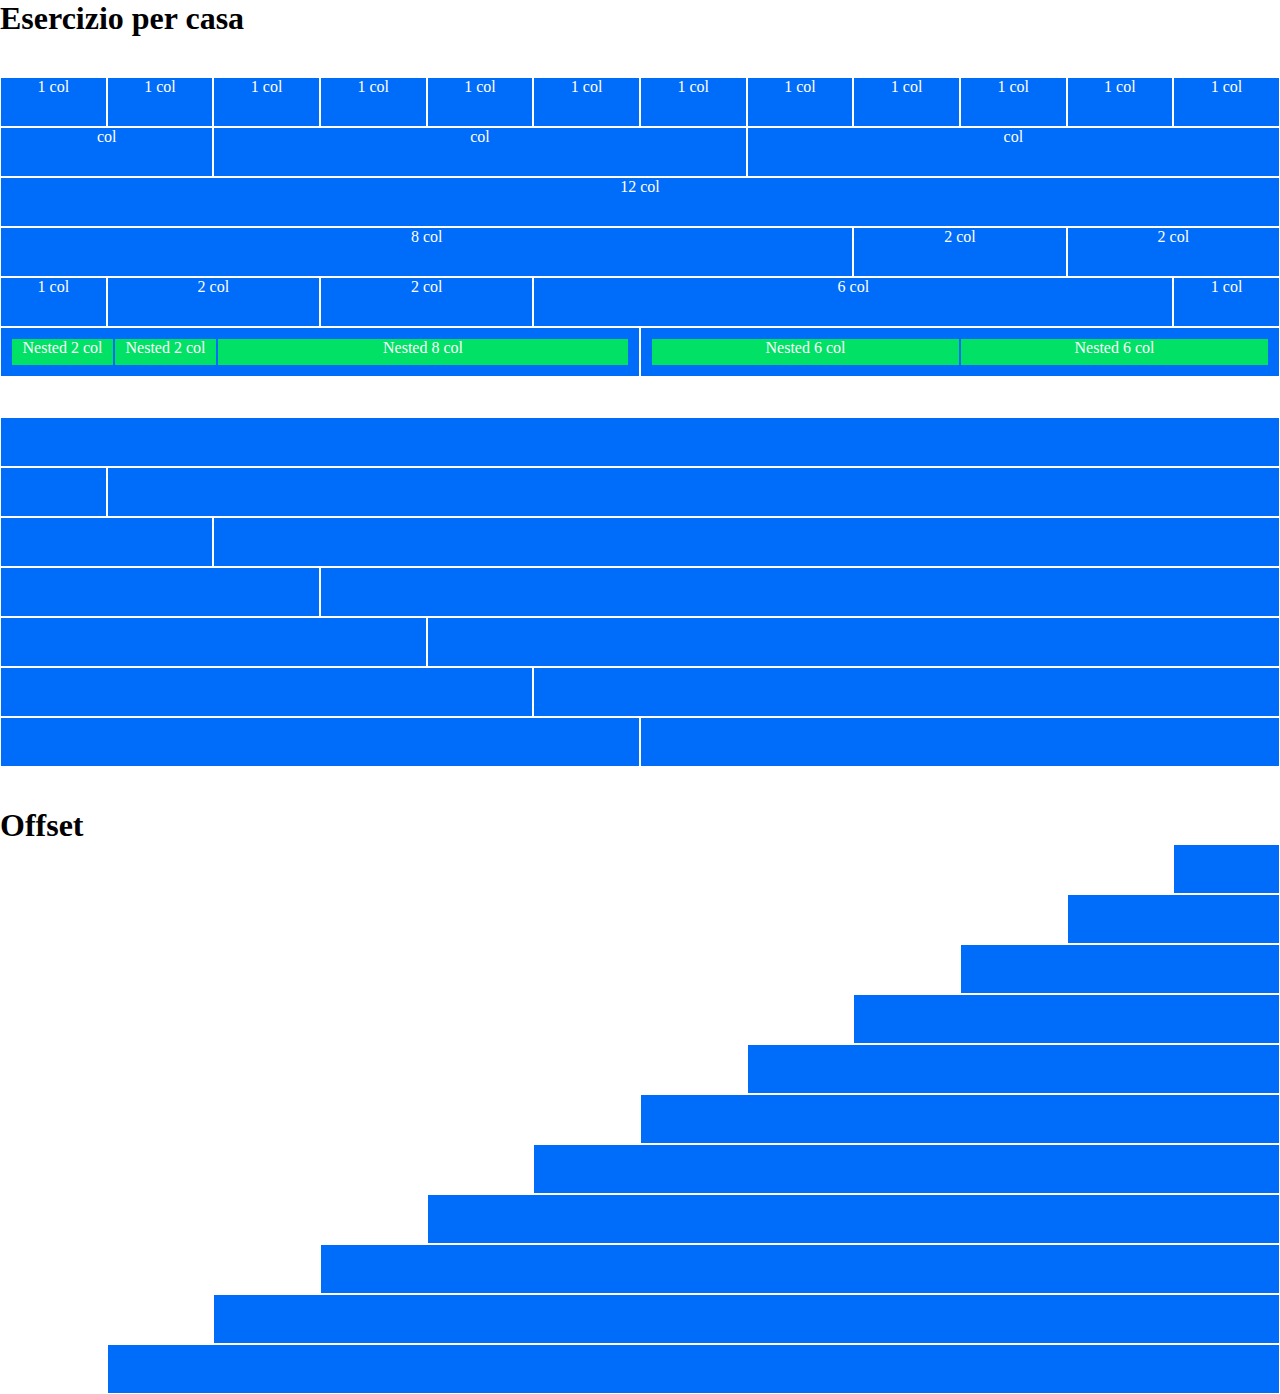
<file: index.html>
<!DOCTYPE html>
<html lang="en">
<head>
    <meta charset="UTF-8">
    <meta http-equiv="X-UA-Compatible" content="IE=edge">
    <meta name="viewport" content="width=device-width, initial-scale=1.0">
    <title>12Bool</title>
    <link rel="stylesheet" href="12bool.css">
    <link rel="stylesheet" href="style.css">
</head>
<body>
    <header>
        <h1 class="m-bottom">
            Esercizio per casa
        </h1>
    </header>
    <main>
        <div class="container">
            <div class="row">
                <div class="col-1 height">
                    1 col
                </div>
                <div class="col-1 height">
                    1 col
                </div>
                <div class="col-1 height">
                    1 col
                </div>
                <div class="col-1 height">
                    1 col
                </div>
                <div class="col-1 height">
                    1 col
                </div>
                <div class="col-1 height">
                    1 col
                </div>
                <div class="col-1 height">
                    1 col
                </div>
                <div class="col-1 height">
                    1 col
                </div>
                <div class="col-1 height">
                    1 col
                </div>
                <div class="col-1 height">
                    1 col
                </div>
                <div class="col-1 height">
                    1 col
                </div>
                <div class="col-1 height">
                    1 col
                </div>
            </div>
            <div class="row">
                <div class="col-2 height">
                    col
                </div>
                <div class="col-5 height">
                    col 
                </div>
                <div class="col-5 height">
                    col
                </div>
            </div>
            <div class="row">
                <div class="col-12  height">
                    12 col 
                </div>
            </div>
            <div class="row">
                <div class="col-8 height">
                    8 col 
                </div>
                <div class="col-2 height">
                    2 col 
                </div>
                <div class="col-2 height">
                    2 col 
                </div>
            </div>
            <div class="row">
                <div class="col-1 height">
                    1 col 
                </div>
                <div class="col-2 height">
                    2 col 
                </div>
                <div class="col-2 height">
                    2 col 
                </div>
                <div class="col-6 height">
                    6 col 
                </div>
                <div class="col-1 height">
                    1 col 
                </div>
            </div>
            <div class="row height m-bottom">
                <div class="col-6 row padding">
                    <div class="col-2 green">
                        Nested 2 col
                    </div>
                    <div class="col-2 green">
                        Nested 2 col
                    </div>
                    <div class="col-8 green">
                        Nested 8 col 
                    </div>
                </div>
                <div class="col-6 row padding">
                    <div class="col-6 green">
                        Nested 6 col
                    </div>
                    <div class="col-6 green">
                        Nested 6 col
                    </div>
                </div>
            </div>
            <div class="row m-bottom">
                <div class="col-12 height"></div>

                <div class="col-1 height"></div>
                <div class="col-11 height"></div>

                <div class="col-2 height"></div>
                <div class="col-10 height"></div>

                <div class="col-3 height"></div>
                <div class="col-9 height"></div>

                <div class="col-4 height"></div>
                <div class="col-8 height"></div>

                <div class="col-5 height"></div>
                <div class="col-7 height"></div>

                <div class="col-6 height"></div>
                <div class="col-6 height"></div>
            </div>
            <h1>
                Offset
            </h1>
            <div class="col-offset-11 height"></div>
            <div class="col-offset-10 height"></div>
            <div class="col-offset-9 height"></div>
            <div class="col-offset-8 height"></div>
            <div class="col-offset-7 height"></div>
            <div class="col-offset-6 height"></div>
            <div class="col-offset-5 height"></div>
            <div class="col-offset-4 height"></div>
            <div class="col-offset-3 height"></div>
            <div class="col-offset-2 height"></div>
            <div class="col-offset-1 height"></div>
        </div>
    </main>
</body>
</html>
</file>
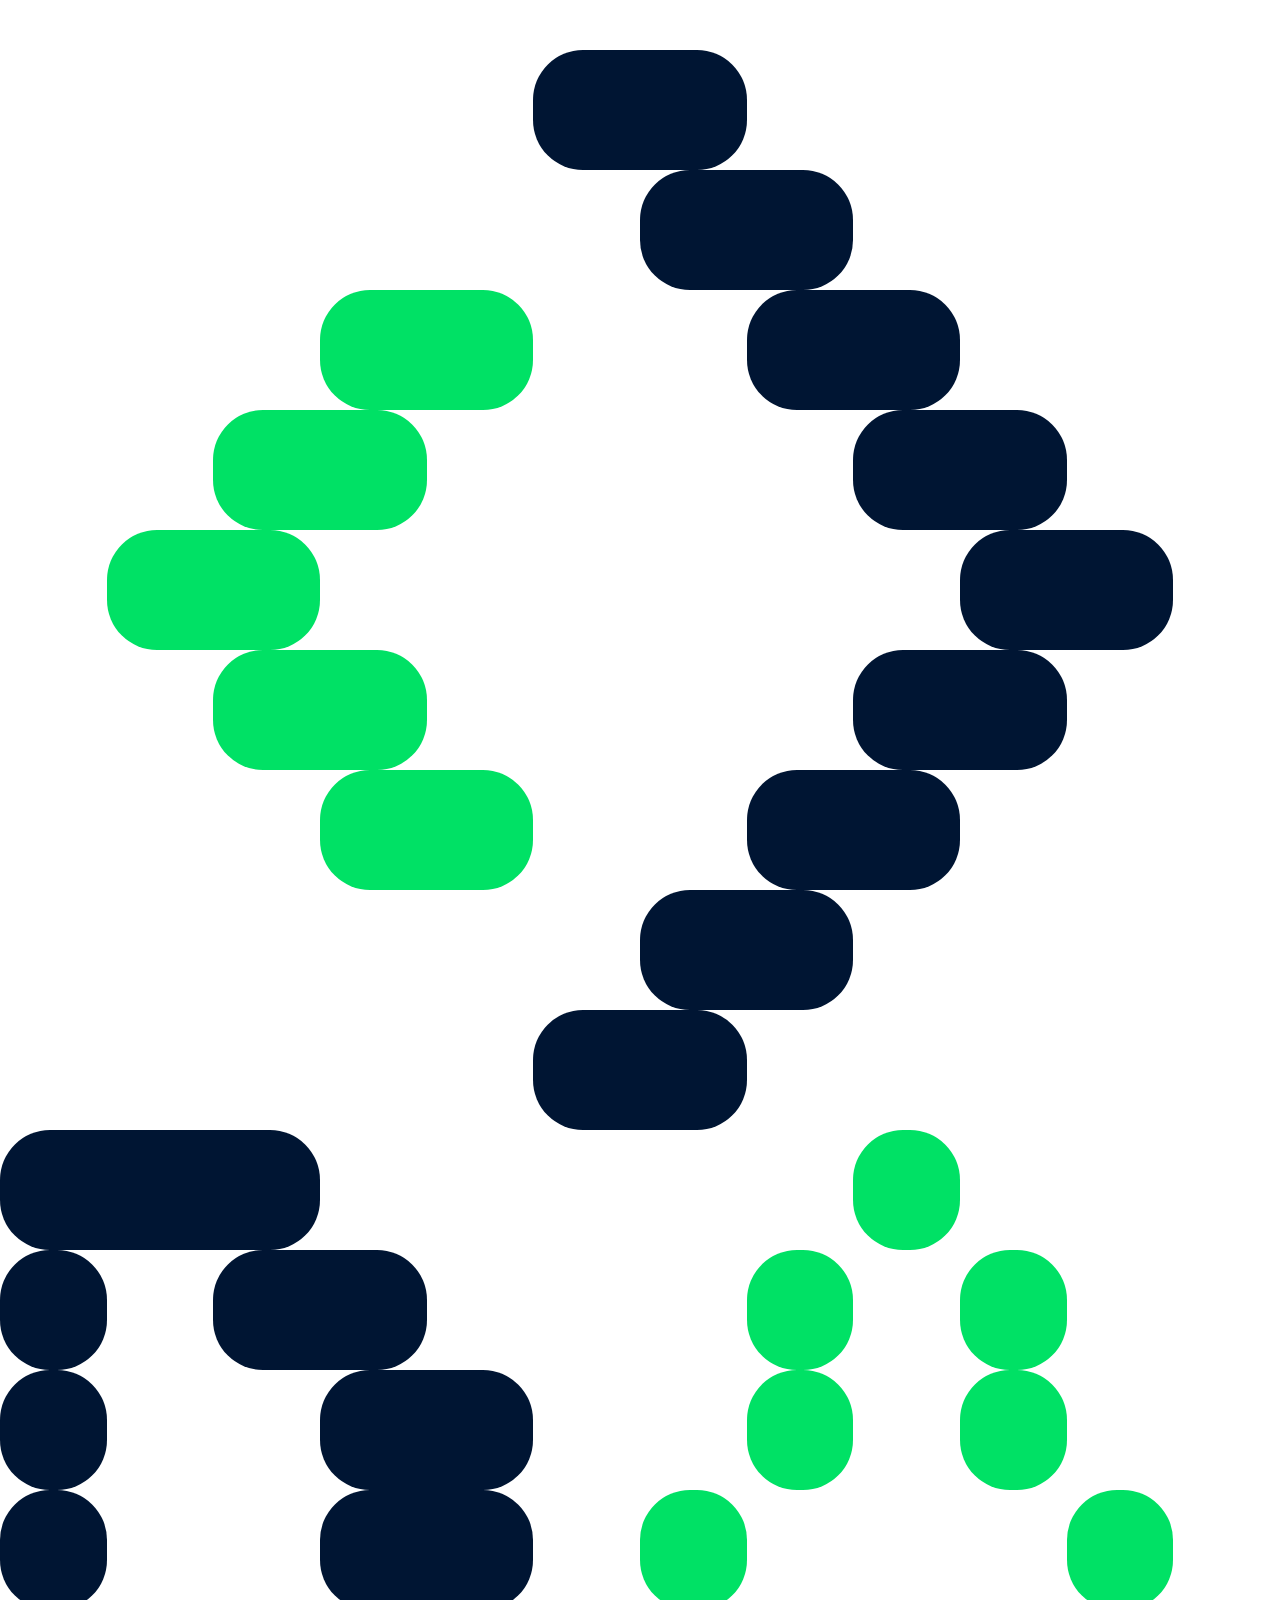
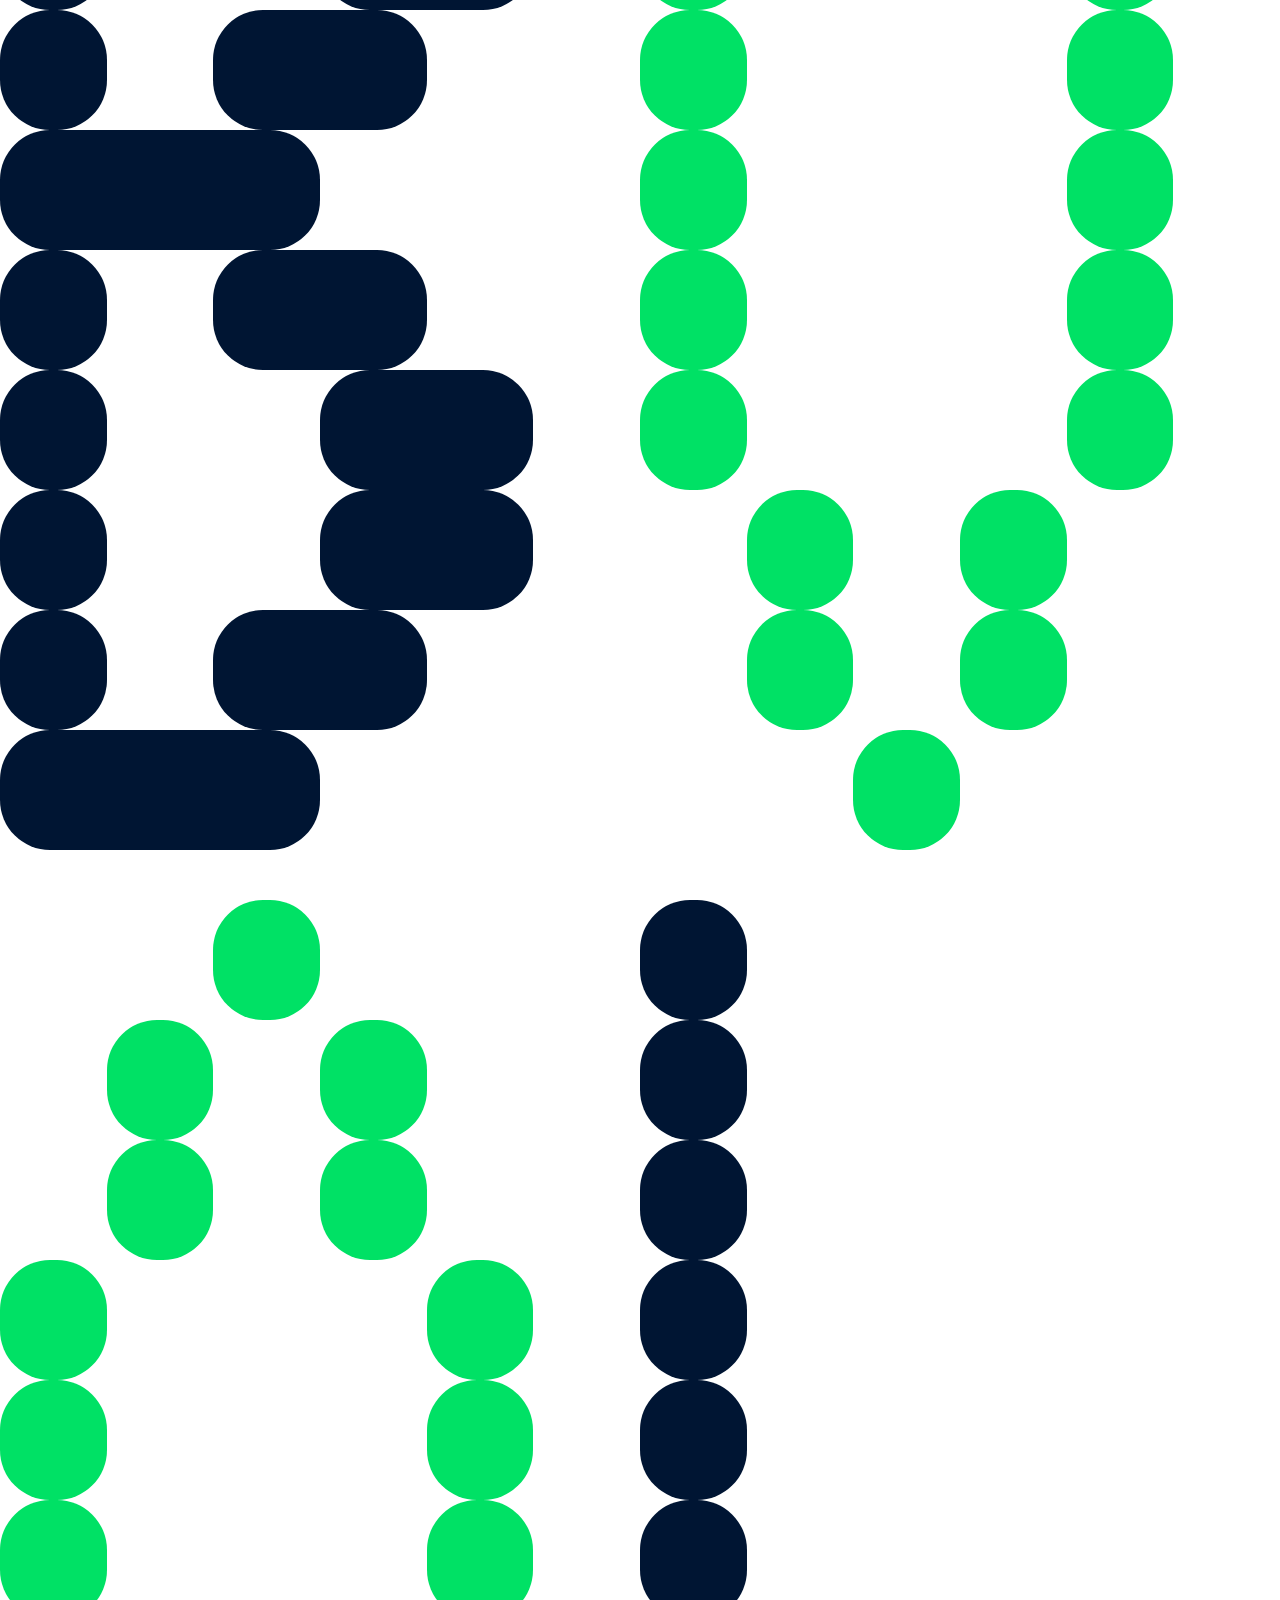
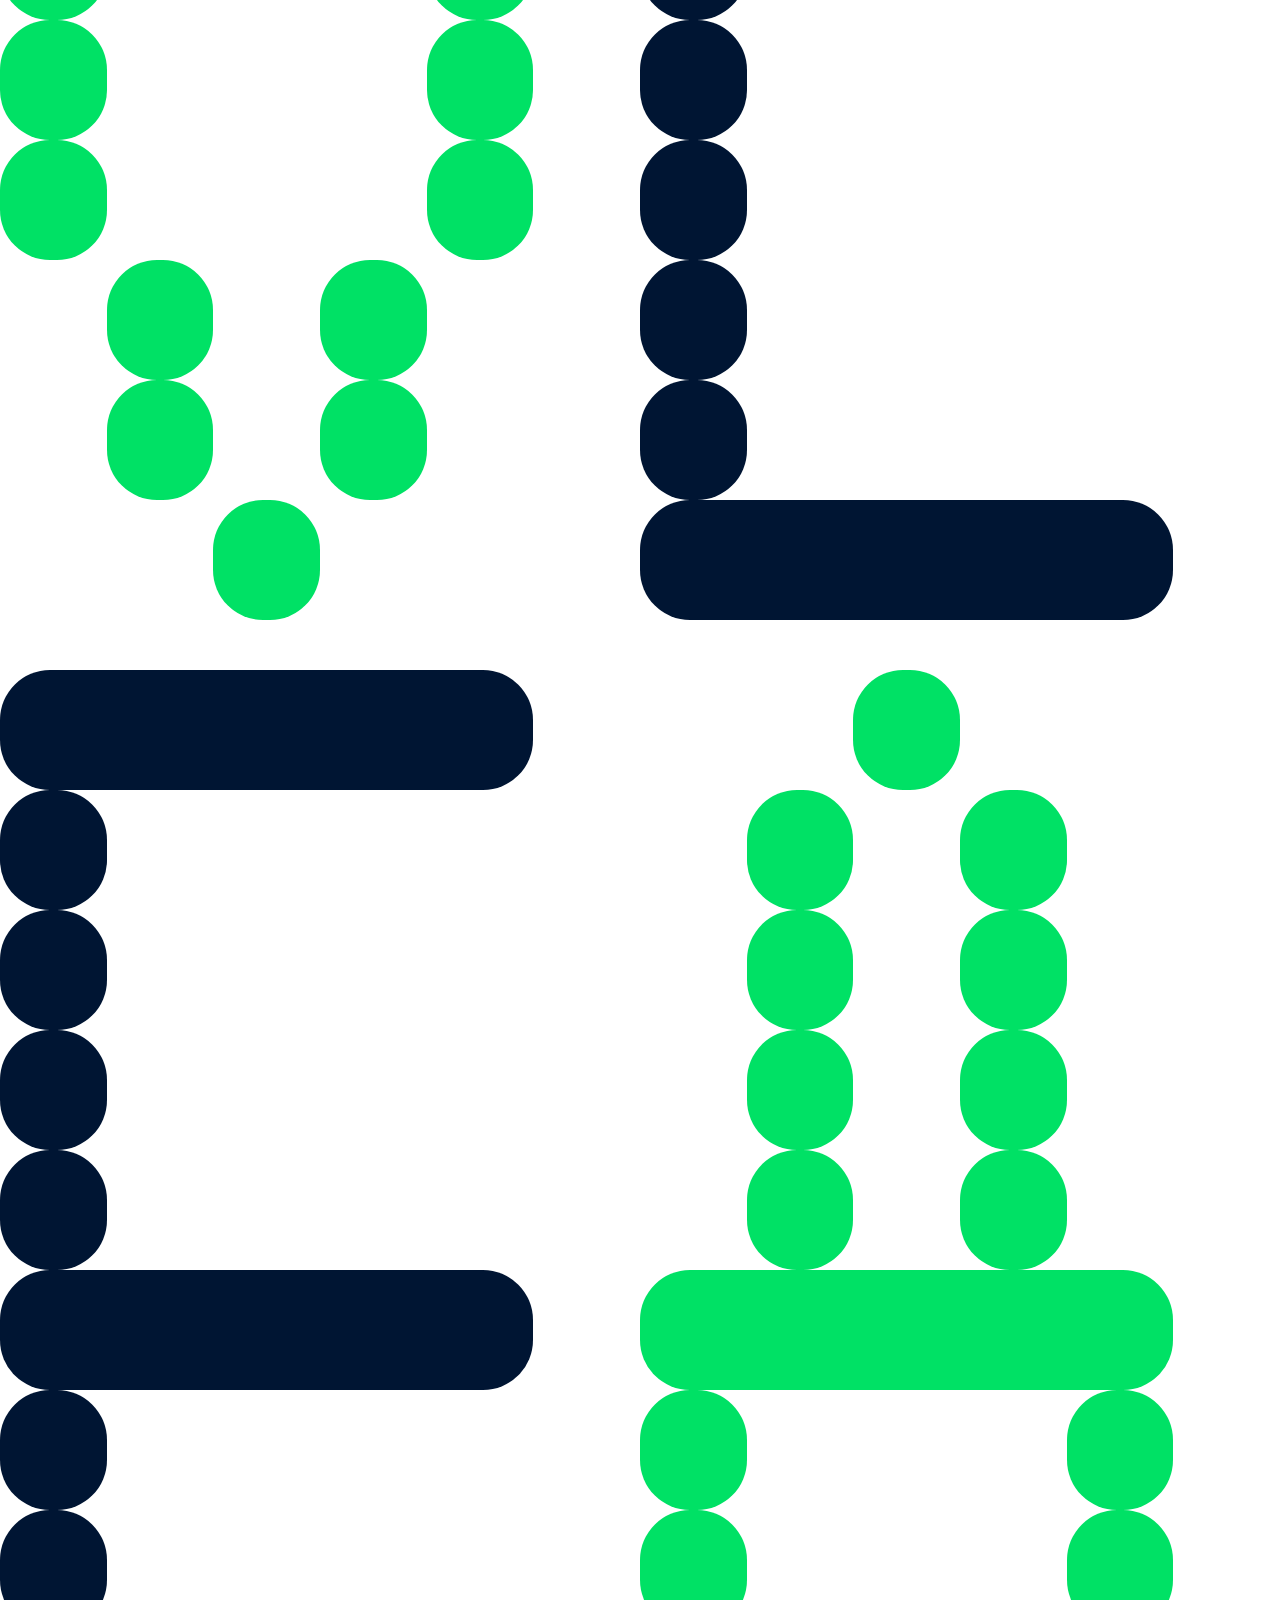
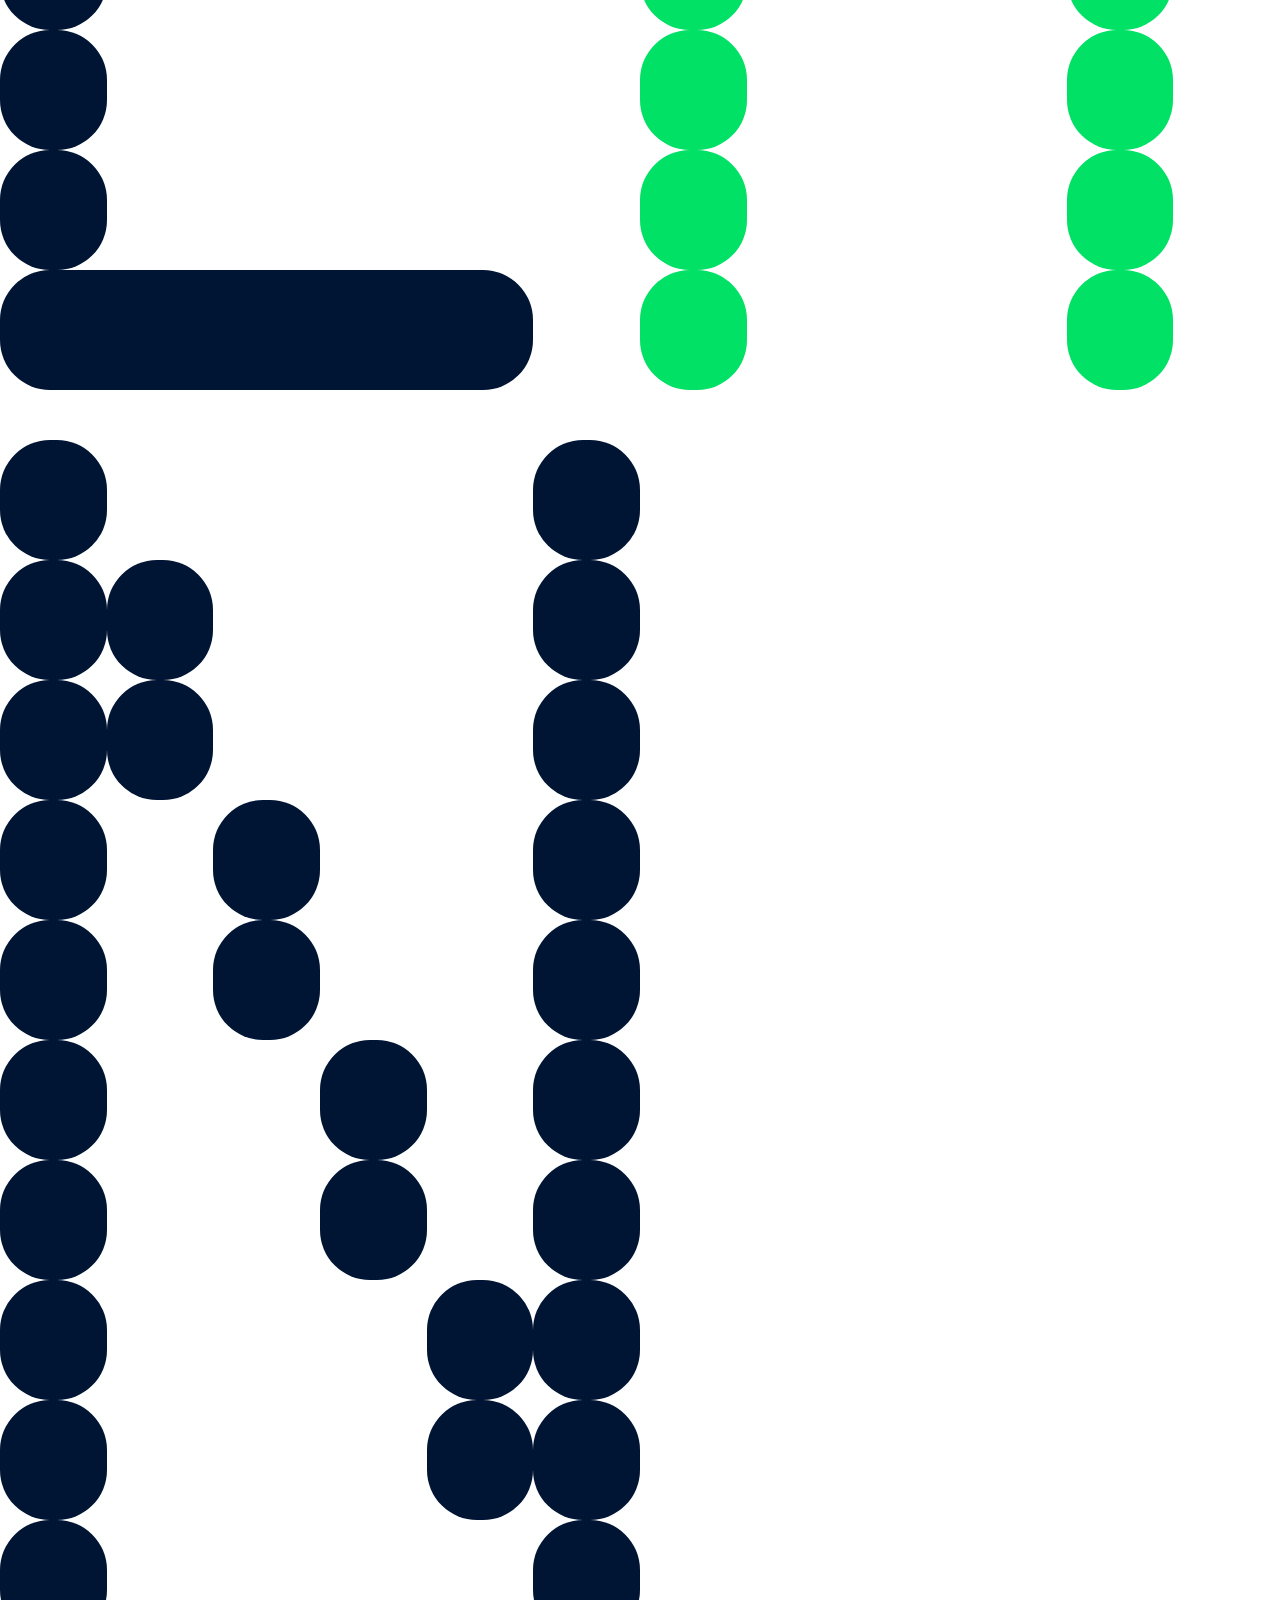
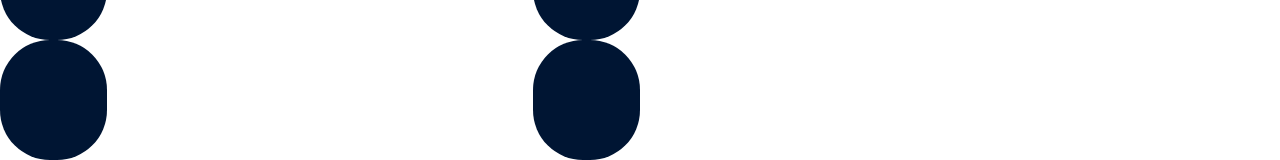
<file: bonus/index.html>
<!DOCTYPE html>
<html lang="en">
<head>
    <meta charset="UTF-8">
    <meta http-equiv="X-UA-Compatible" content="IE=edge">
    <meta name="viewport" content="width=device-width, initial-scale=1.0">
    <title>Bonus</title>
    <link rel="stylesheet" href="12bool.css">
    <link rel="stylesheet" href="style.css">
</head>
<body>
    <div class="container">
        <div class="row m-top">
            <div class="col-2 col-offset-5"></div>
        </div>
        <div class="row">
            <div class="col-2 col-offset-6"></div>
        </div>
        <div class="row">
            <div class="col-2 green col-offset-3"></div>
            <div class="col-2 col-offset-2"></div> 
        </div>
        <div class="row">
            <div class="col-2 green col-offset-2"></div>
            <div class="col-2 col-offset-4"></div> 
        </div>
        <div class="row">
            <div class="col-2 green col-offset-1"></div>
            <div class="col-2 col-offset-6"></div> 
        </div>
        <div class="row">
            <div class="col-2 green col-offset-2"></div>
            <div class="col-2 col-offset-4"></div> 
        </div>
        <div class="row">
            <div class="col-2 green col-offset-3"></div>
            <div class="col-2 col-offset-2"></div> 
        </div>
        <div class="row">
            <div class="col-2 col-offset-6"></div>
        </div>
        <div class="row">
            <div class="col-2 col-offset-5"></div>
        </div>
        <!-- Boolean -->

        <!-- BO -->
        <div class="row">
            <div class="col-3"></div>
            <div class="col-1 col-offset-5 green"></div>
        </div>
        <div class="row">
            <div class="col-1"></div>
            <div class="col-2 col-offset-1"></div>
            <div class="col-1 col-offset-3 green"></div>
            <div class="col-1 col-offset-1 green"></div>
        </div>
        <div class="row">
            <div class="col-1"></div>
            <div class="col-2 col-offset-2"></div>
            <div class="col-1 col-offset-2 green"></div>
            <div class="col-1 col-offset-1 green"></div>
        </div>
        <div class="row">
            <div class="col-1"></div>
            <div class="col-2 col-offset-2"></div>
            <div class="col-1 col-offset-1 green"></div>
            <div class="col-1 col-offset-3 green"></div>
        </div>
        <div class="row">
            <div class="col-1"></div>
            <div class="col-2 col-offset-1"></div>
            <div class="col-1 col-offset-2 green"></div>
            <div class="col-1 col-offset-3 green"></div>
        </div>
        <div class="row">
            <div class="col-3"></div>
            <div class="col-1 col-offset-3 green"></div>
            <div class="col-1 col-offset-3 green"></div>
        </div>
        <div class="row">
            <div class="col-1"></div>
            <div class="col-2 col-offset-1"></div>
            <div class="col-1 col-offset-2 green"></div>
            <div class="col-1 col-offset-3 green"></div>
        </div>
        <div class="row">
            <div class="col-1"></div>
            <div class="col-2 col-offset-2"></div>
            <div class="col-1 col-offset-1 green"></div>
            <div class="col-1 col-offset-3 green"></div>
        </div>
        <div class="row">
            <div class="col-1"></div>
            <div class="col-2 col-offset-2"></div>
            <div class="col-1 col-offset-2 green"></div>
            <div class="col-1 col-offset-1 green"></div>
        </div>
        <div class="row">
            <div class="col-1"></div>
            <div class="col-2 col-offset-1"></div>
            <div class="col-1 col-offset-3 green"></div>
            <div class="col-1 col-offset-1 green"></div>
        </div>
        <div class="row">
            <div class="col-3"></div>
            <div class="col-1 col-offset-5 green"></div>
        </div>
        <!-- OL -->
        <div class="row m-top">
            <div class="col-1 col-offset-2 green"></div>
            <div class="col-1 col-offset-3"></div>
        </div>
        <div class="row">
            <div class="col-1 col-offset-1 green"></div>
            <div class="col-1 col-offset-1 green"></div>
            <div class="col-1 col-offset-2"></div>
        </div>
        <div class="row">
            <div class="col-1 col-offset-1 green"></div>
            <div class="col-1 col-offset-1 green"></div>
            <div class="col-1 col-offset-2"></div>
        </div>
        <div class="row">
            <div class="col-1 green"></div>
            <div class="col-1 col-offset-3 green"></div>
            <div class="col-1 col-offset-1"></div>
        </div>
        <div class="row">
            <div class="col-1 green"></div>
            <div class="col-1 col-offset-3 green"></div>
            <div class="col-1 col-offset-1"></div>
        </div>
        <div class="row">
            <div class="col-1 green"></div>
            <div class="col-1 col-offset-3 green"></div>
            <div class="col-1 col-offset-1"></div>
        </div>
        <div class="row">
            <div class="col-1 green"></div>
            <div class="col-1 col-offset-3 green"></div>
            <div class="col-1 col-offset-1"></div>
        </div>
        <div class="row">
            <div class="col-1 green"></div>
            <div class="col-1 col-offset-3 green"></div>
            <div class="col-1 col-offset-1"></div>
        </div>
        <div class="row">
            <div class="col-1 col-offset-1 green"></div>
            <div class="col-1 col-offset-1 green"></div>
            <div class="col-1 col-offset-2"></div>
        </div>
        <div class="row">
            <div class="col-1 col-offset-1 green"></div>
            <div class="col-1 col-offset-1 green"></div>
            <div class="col-1 col-offset-2"></div>
        </div>
        <div class="row">
            <div class="col-1 col-offset-2 green"></div>
            <div class="col-5 col-offset-3"></div>
        </div>
        <!-- EA -->
        <div class="row m-top">
            <div class="col-5"></div>
            <div class="col-1 col-offset-3 green"></div>
        </div>
        <div class="row">
            <div class="col-1"></div>
            <div class="col-1 col-offset-6 green"></div>
            <div class="col-1 col-offset-1 green"></div>
        </div>
        <div class="row">
            <div class="col-1"></div>
            <div class="col-1 col-offset-6 green"></div>
            <div class="col-1 col-offset-1 green"></div>
        </div>
        <div class="row">
            <div class="col-1"></div>
            <div class="col-1 col-offset-6 green"></div>
            <div class="col-1 col-offset-1 green"></div>
        </div>
        <div class="row">
            <div class="col-1"></div>
            <div class="col-1 col-offset-6 green"></div>
            <div class="col-1 col-offset-1 green"></div>
        </div>
        <div class="row">
            <div class="col-5"></div>
            <div class="col-5 col-offset-1 green"></div>
        </div>
        <div class="row">
            <div class="col-1"></div>
            <div class="col-1 col-offset-5 green"></div>
            <div class="col-1 col-offset-3 green"></div>
        </div>
        <div class="row">
            <div class="col-1"></div>
            <div class="col-1 col-offset-5 green"></div>
            <div class="col-1 col-offset-3 green"></div>
        </div>
        <div class="row">
            <div class="col-1"></div>
            <div class="col-1 col-offset-5 green"></div>
            <div class="col-1 col-offset-3 green"></div>
        </div>
        <div class="row">
            <div class="col-1"></div>
            <div class="col-1 col-offset-5 green"></div>
            <div class="col-1 col-offset-3 green"></div>
        </div>
        <div class="row">
            <div class="col-5"></div>
            <div class="col-1 col-offset-1 green"></div>
            <div class="col-1 col-offset-3 green"></div>
        </div>
        <!-- N -->
        <div class="row m-top">
            <div class="col-1"></div>
            <div class="col-1 col-offset-4"></div>
        </div>
        <div class="row">
            <div class="col-1"></div>
            <div class="col-1"></div>
            <div class="col-1 col-offset-3"></div>
        </div>
        <div class="row">
            <div class="col-1"></div>
            <div class="col-1"></div>
            <div class="col-1 col-offset-3"></div>
        </div>
        <div class="row">
            <div class="col-1"></div>
            <div class="col-1 col-offset-1"></div>
            <div class="col-1 col-offset-2"></div>
        </div>
        <div class="row">
            <div class="col-1"></div>
            <div class="col-1 col-offset-1"></div>
            <div class="col-1 col-offset-2"></div>
        </div>
        <div class="row">
            <div class="col-1"></div>
            <div class="col-1 col-offset-2"></div>
            <div class="col-1 col-offset-1"></div>
        </div>
        <div class="row">
            <div class="col-1"></div>
            <div class="col-1 col-offset-2"></div>
            <div class="col-1 col-offset-1"></div>
        </div>
        <div class="row">
            <div class="col-1"></div>
            <div class="col-1 col-offset-3"></div>
            <div class="col-1"></div>
        </div>
        <div class="row">
            <div class="col-1"></div>
            <div class="col-1 col-offset-3"></div>
            <div class="col-1"></div>
        </div>
        <div class="row">
            <div class="col-1"></div>
            <div class="col-1 col-offset-4"></div>
        </div>
        <div class="row">
            <div class="col-1"></div>
            <div class="col-1 col-offset-4"></div>
        </div>
    </div>
</body>
</html>
</file>
<file: 12bool.css>
*{
    margin: 0;
    padding: 0;
    box-sizing: border-box;
}
.container{
    margin: 0 auto;
    max-width: 2000px;
}
.row{
    display: flex;
    flex-direction: row;
    flex-wrap: wrap;
}
.col-1{
    flex-basis: calc((100% / 12) * 1 );
    max-width: calc((100% / 12) * 1 );
}
.col-2{
    flex-basis: calc((100% / 12) * 2 );
    max-width: calc((100% / 12) * 2 );
}
.col-3{
    flex-basis: calc((100% / 12) * 3);
    max-width: calc((100% / 12) * 3);
}
.col-4{
    flex-basis: calc((100% / 12) * 4 );
    max-width: calc((100% / 12) * 4 );
}
.col-5{
    flex-basis: calc((100% / 12) * 5);
    max-width: calc((100% / 12) * 5);
}
.col-6{
    flex-basis: calc((100% / 12) * 6);
    max-width: calc((100% / 12) * 6);
}
.col-7{
    flex-basis: calc((100% / 12) * 7);
    max-width: calc((100% / 12) * 7);
}
.col-8{
    flex-basis: calc((100% / 12) * 8);
    max-width: calc((100% / 12) * 8);
}
.col-9{
    flex-basis: calc((100% / 12) * 9);
    max-width: calc((100% / 12) * 9);
}
.col-10{
    flex-basis: calc((100% / 12) * 10);
    max-width: calc((100% / 12) * 10);
}
.col-11{
    flex-basis: calc((100% / 12) * 11);
    max-width: calc((100% / 12) * 11);
}
.col-12{
    flex-basis: calc((100% / 12) * 12);
    max-width: calc((100% / 12) * 12);
}
.col-offset-1{
    margin-left: calc((100% / 12) * 1);
}
.col-offset-2{
    margin-left: calc((100% / 12) * 2);
}
.col-offset-3{
    margin-left: calc((100% / 12) * 3);
}
.col-offset-4{
    margin-left: calc((100% / 12) * 4);
}
.col-offset-5{
    margin-left: calc((100% / 12) * 5);
}
.col-offset-6{
    margin-left: calc((100% / 12) * 6);
}
.col-offset-7{
    margin-left: calc((100% / 12) * 7);
}
.col-offset-8{
    margin-left: calc((100% / 12) * 8);
}
.col-offset-9{
    margin-left: calc((100% / 12) * 9);
}
.col-offset-10{
    margin-left: calc((100% / 12) * 10);
}
.col-offset-11{
    margin-left: calc((100% / 12) * 11);
}
</file>
<file: style.css>
[class*="col"] {
    background-color: #006cfa;
    color: white;
    border: 1px white solid;
    text-align: center;
}
.green{
    background-color: #01e165;
    border: 1px solid #006cfa;
}
.m-bottom{
    margin-bottom: 40px;
}
.padding{
    padding: 10px;
}
.height{
    height: 50px;
}
</file>
<file: bonus/12bool.css>
*{
    margin: 0;
    padding: 0;
    box-sizing: border-box;
}
.container{
    margin: 0 auto;
    max-width: 2000px;
}
.row{
    display: flex;
    flex-direction: row;
    flex-wrap: wrap;
}
.col-1{
    flex-basis: calc((100% / 12) * 1 );
    max-width: calc((100% / 12) * 1 );
}
.col-2{
    flex-basis: calc((100% / 12) * 2 );
    max-width: calc((100% / 12) * 2 );
}
.col-3{
    flex-basis: calc((100% / 12) * 3);
    max-width: calc((100% / 12) * 3);
}
.col-4{
    flex-basis: calc((100% / 12) * 4 );
    max-width: calc((100% / 12) * 4 );
}
.col-5{
    flex-basis: calc((100% / 12) * 5);
    max-width: calc((100% / 12) * 5);
}
.col-6{
    flex-basis: calc((100% / 12) * 6);
    max-width: calc((100% / 12) * 6);
}
.col-7{
    flex-basis: calc((100% / 12) * 7);
    max-width: calc((100% / 12) * 7);
}
.col-8{
    flex-basis: calc((100% / 12) * 8);
    max-width: calc((100% / 12) * 8);
}
.col-9{
    flex-basis: calc((100% / 12) * 9);
    max-width: calc((100% / 12) * 9);
}
.col-10{
    flex-basis: calc((100% / 12) * 10);
    max-width: calc((100% / 12) * 10);
}
.col-11{
    flex-basis: calc((100% / 12) * 11);
    max-width: calc((100% / 12) * 11);
}
.col-12{
    flex-basis: calc((100% / 12) * 12);
    max-width: calc((100% / 12) * 12);
}
.col-offset-1{
    margin-left: calc((100% / 12) * 1);
}
.col-offset-2{
    margin-left: calc((100% / 12) * 2);
}
.col-offset-3{
    margin-left: calc((100% / 12) * 3);
}
.col-offset-4{
    margin-left: calc((100% / 12) * 4);
}
.col-offset-5{
    margin-left: calc((100% / 12) * 5);
}
.col-offset-6{
    margin-left: calc((100% / 12) * 6);
}
.col-offset-7{
    margin-left: calc((100% / 12) * 7);
}
.col-offset-8{
    margin-left: calc((100% / 12) * 8);
}
.col-offset-9{
    margin-left: calc((100% / 12) * 9);
}
.col-offset-10{
    margin-left: calc((100% / 12) * 10);
}
.col-offset-11{
    margin-left: calc((100% / 12) * 11);
}
</file>
<file: bonus/style.css>
[class*="col"] {
    background-color: #001533;
    height: 120px;
    border-radius: 50px;
}
.m-top{
    margin-top: 50px;
}
.green{
    background-color: #00e165;
}
</file>
